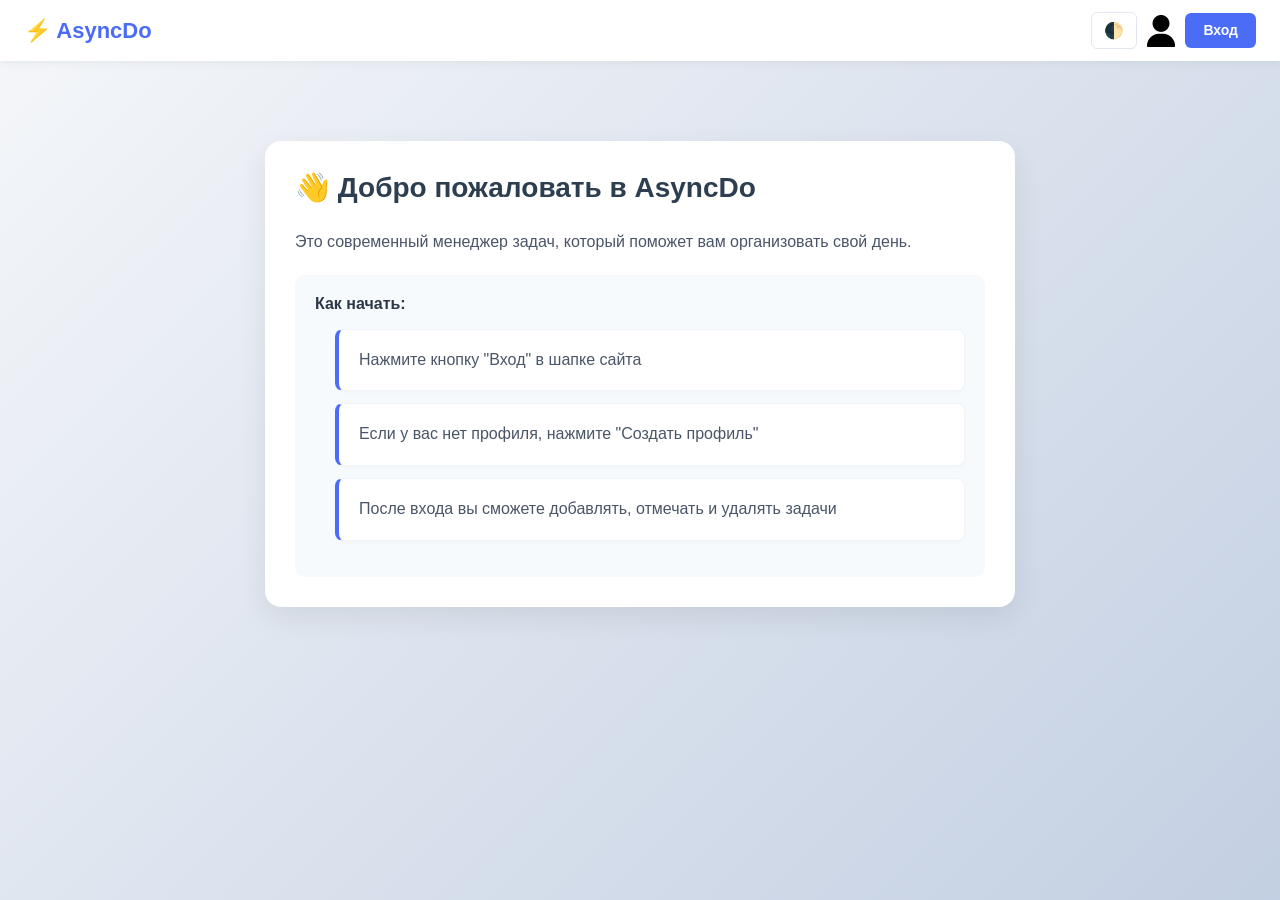
<file: frontend/html/index.html>
<!DOCTYPE html>
<html lang="ru">
<head>
    <meta charset="UTF-8">
    <meta name="viewport" content="width=device-width, initial-scale=1.0">
    <title>AsyncDo — Современный Менеджер Задач</title>
    <link rel="stylesheet" href="/frontend/css/style.css">
</head>
<body>
     <header class="header">
        <div class="header-left">
            <!-- Добавлен onclick и стиль курсора для логотипа -->
            <span class="logo" onclick="goHome()" style="cursor: pointer;">⚡ AsyncDo</span>
        </div>

        <div class="header-right" id="headerRegister" style="display: flex;">
            <div class="user-info">
                <button class="theme-btn" onclick="toggleTheme()">🌓</button>
                <img class="user-icon-img" src="/frontend/images/userlogo_theme_white.png" alt="userlogo" width="32">
                <button class="header-login-btn" onclick="showAuth()">Вход</button>
            </div>
        </div>

        <div class="header-right" id="headerLogining" style="display: none;">
            <div class="user-info">
                <button class="theme-btn" onclick="toggleTheme()">🌓</button>
                <img class="user-icon-img" src="/frontend/images/userlogo_theme_white.png" alt="userlogo" width="32">
                <!-- Добавлен onclick и стиль курсора для никнейма -->
                <span class="user-name" id="headerUserName" onclick="goProfile()" style="cursor: pointer; font-weight: bold;"></span>
            </div>
            <button class="logout-btn" onclick="logout()">Выйти</button>
        </div>
    </header>

    <div class="app-container">

        <div id="authScreen" class="card" style="display: none;">
            <h2>🔑 Вход в систему</h2>
            <div class="auth-fields">
                <input type="text" id="authLogin" placeholder="Введите ваш логин">
                <input type="password" id="authPassword" placeholder="Введите ваш пароль">
            </div>
            <div class="auth-buttons">
                <button class="header-login-btn" onclick="login()">Войти</button>
                <button class="add-btn auth-register-btn" onclick="register()">Создать профиль</button>
            </div>
        </div>

        <div id="welcomeScreen" class="card">
            <h2>👋 Добро пожаловать в AsyncDo</h2>
            <p class="welcome-text">
                Это современный менеджер задач, который поможет вам организовать свой день.
            </p>
            <div class="welcome-info">
                <p class="welcome-heading">Как начать:</p>
                <ol class="welcome-list">
                    <li>Нажмите кнопку "Вход" в шапке сайта</li>
                    <li>Если у вас нет профиля, нажмите "Создать профиль"</li>
                    <li>После входа вы сможете добавлять, отмечать и удалять задачи</li>
                </ol>
            </div>
        </div>

        <div id="taskScreen" style="display: none;">
            <div class="card task-card">
                <h2>⚡ AsyncDo</h2>

                <div class="input-group">
                    <input type="text" id="taskInput" placeholder="Какую задачу нужно выполнить?">
                    <button class="add-btn" onclick="addTask()">Добавить</button>
                </div>

                <div class="find-bar">
                    <input type="text" id="searchInput" placeholder="Поиск задач...">
                </div>

                <div class="controls-bar">
                    <div class="filter-group">
                        <button class="filter-btn active" id="filterAll" onclick="filter('all')">Все</button>
                        <button class="filter-btn" id="filterActive" onclick="filter('active')">Активные</button>
                        <button class="filter-btn" id="filterCompleted" onclick="filter('completed')">Выполненные</button>
                    </div>
                    <div class="actions-group">
                        <button class="filter-btn" id="sortBtn" onclick="toggleSort()">Новые</button>
                        <button class="clear-btn" onclick="clearCompleted()">Очистить выполненные</button>
                    </div>
                </div>

                <div class="task-counter" id="taskCounter"></div>
                <ul id="taskList"></ul>
            </div>
        </div>
    </div>

    <script src="/frontend/js/app.js"></script>
</body>
</html>
</file>
<file: frontend/css/style.css>
html, body {
    margin: 0;
    padding: 0;
    width: 100%;
    min-height: 100vh;
    background: linear-gradient(135deg, #f5f7fa 0%, #c3cfe2 100%);
    font-family: 'Segoe UI', Tahoma, Geneva, Verdana, sans-serif;
}

.app-container {
    max-width: 750px;
    margin: 0 auto;
    padding: 60px 20px;
}

.card {
    background: white;
    padding: 30px;
    border-radius: 16px;
    box-shadow: 0 10px 30px rgba(0,0,0,0.08);
}

h2 {
    color: #2c3e50;
    margin-top: 0;
    margin-bottom: 25px;
    font-size: 28px;
    font-weight: 700;
}

.input-group {
    display: flex;
    margin-bottom: 25px;
    box-shadow: 0 4px 12px rgba(0,0,0,0.05);
    border: 1px solid #e2e8f0;
    border-radius: 8px;
    overflow: hidden;
}

input {
    flex: 1;
    padding: 14px 20px;
    border: none;
    font-size: 16px;
    outline: none;
}

.add-btn {
    padding: 14px 24px;
    border: none;
    background: #4a6cf7;
    color: white;
    font-size: 16px;
    font-weight: 600;
    cursor: pointer;
    transition: background 0.2s ease;
}
.add-btn:hover { background: #3855d6; }

ul { list-style: none; padding: 0; margin: 0; }

li {
    background: #ffffff;
    padding: 16px 20px;
    margin-bottom: 12px;
    border-radius: 8px;
    box-shadow: 0 2px 4px rgba(0,0,0,0.02);
    display: flex;
    justify-content: space-between;
    align-items: center;
    transition: all 0.3s ease;
    border-left: 4px solid #4a6cf7;
    border-top: 1px solid #f0f4f8;
    border-right: 1px solid #f0f4f8;
    border-bottom: 1px solid #f0f4f8;
}
li:hover {
    transform: translateY(-2px);
    box-shadow: 0 6px 12px rgba(0,0,0,0.05);
}

.task-text {
    font-size: 16px;
    color: #2d3748;
    flex: 1;
    margin-right: 15px;
}

.actions {
    display: flex;
    gap: 8px;
}

.actions button {
    padding: 8px 14px;
    border: none;
    outline: none;
    border-radius: 6px;
    font-size: 14px;
    font-weight: 600;
    cursor: pointer;
    transition: all 0.2s ease;
    box-shadow: none;
}

.conf-btn {
    background: #e6fffa;
    color: #319795;
}
.conf-btn:hover {
    background: #319795;
    color: white;
}

.conf-btn2 {
    background: #e4ffe8;
    color: #44dc74;
}
.conf-btn2:hover {
    background: #2a7e39;
    color: white;
}

.edit-btn {
    background: #e5f4ff;
    color: #217fd2;
}
.edit-btn:hover {
    background: #1661d8;
    color: white;
}

.delete-btn {
    background: #fff5f5;
    color: #e53e3e;
}
.delete-btn:hover {
    background: #e53e3e;
    color: white;
}

li.completed {
    border-left-color: #a0aec0;
    background: #f7fafc;
}
li.completed .task-text {
    text-decoration: line-through;
    color: #a0aec0;
}

.header {
    background: white;
    padding: 12px 24px;
    display: flex;
    justify-content: space-between;
    align-items: center;
    box-shadow: 0 2px 8px rgba(0,0,0,0.06);
    margin-bottom: 20px;
}

.logo {
    font-size: 22px;
    font-weight: 700;
    color: #4a6cf7;
}

.header-right {
    display: flex;
    align-items: center;
    gap: 16px;
}

.user-info {
    display: flex;
    align-items: center;
    gap: 8px;
}

.user-icon-img {
    width: 32px;
    height: 32px;
}

.auth-register-btn {
    padding: 8px 16px;
    font-size: 13px;
    border-radius: 6px;
}

.user-name {
    font-size: 15px;
    color: #2d3748;
    font-weight: 500;
}

.logout-btn {
    padding: 8px 18px;
    border: 1px solid #e2e8f0;
    background: white;
    border-radius: 6px;
    font-size: 14px;
    cursor: pointer;
    color: #4a5568;
    transition: all 0.2s ease;
}
.logout-btn:hover {
    background: #fff5f5;
    border-color: #e53e3e;
    color: #e53e3e;
}

.theme-btn {
    padding: 8px 12px;
    border: 1px solid #e2e8f0;
    background: white;
    border-radius: 6px;
    font-size: 16px;
    cursor: pointer;
    transition: all 0.2s ease;
}
.theme-btn:hover {
    background: #f0f4f8;
}

.header-login-btn {
    border-radius: 6px;
    padding: 8px 18px;
    font-size: 14px;
    border: none;
    background: #4a6cf7;
    color: white;
    font-weight: 600;
    cursor: pointer;
    transition: background 0.2s ease;
    line-height: 1.4;
    height: auto;
}
.header-login-btn:hover {
    background: #3855d6;
}

.auth-register-btn {
    padding: 6px 14px;
    font-size: 12px;
    border-radius: 6px;
    border: 1px solid #4a6cf7;
    background: white;
    color: #4a6cf7;
    font-weight: 500;
    cursor: pointer;
    transition: all 0.2s ease;
}
.auth-register-btn:hover {
    background: #4a6cf7;
    color: white;
}

.filter-bar {
    display: flex;
    gap: 8px;
    margin-bottom: 16px;
}

.filter-btn {
    padding: 8px 16px;
    border: 1px solid #e2e8f0;
    background: white;
    border-radius: 6px;
    font-size: 13px;
    font-weight: 500;
    cursor: pointer;
    color: #4a5568;
    transition: all 0.2s ease;
}
.filter-btn.active {
    background: #4a6cf7;
    color: white;
    border-color: #4a6cf7;
}

.find-bar {
    margin-bottom: 12px;
}

#searchInput {
    width: 100%;
    padding: 10px 14px;
    border: 1px solid #e2e8f0;
    border-radius: 8px;
    font-size: 14px;
    outline: none;
    box-sizing: border-box;
}
#searchInput:focus {
    border-color: #4a6cf7;
}

.task-counter {
    font-size: 14px;
    color: #4a5568;
    margin-bottom: 12px;
}

.controls-bar {
    display: flex;
    justify-content: space-between;
    align-items: center;
    margin-bottom: 16px;
    flex-wrap: wrap;
    gap: 8px;
}

.filter-group {
    display: flex;
    gap: 8px;
}

.actions-group {
    display: flex;
    gap: 8px;
}

.clear-btn {
    padding: 8px 16px;
    border: 1px solid #e53e3e;
    background: white;
    border-radius: 6px;
    font-size: 13px;
    font-weight: 500;
    cursor: pointer;
    color: #e53e3e;
    transition: all 0.2s ease;
}
.clear-btn:hover {
    background: #e53e3e;
    color: white;
}

.welcome-text {
    color: #4a5568;
    font-size: 16px;
    line-height: 1.6;
}

.welcome-info {
    background: #f7fafc;
    padding: 20px;
    border-radius: 10px;
    margin-top: 20px;
}

.welcome-heading {
    color: #2d3748;
    font-weight: 600;
    margin-top: 0;
}

.welcome-list {
    color: #4a5568;
    padding-left: 20px;
    line-height: 1.8;
}

.auth-fields {
    display: flex;
    flex-direction: column;
    gap: 12px;
    margin-bottom: 20px;
}

.auth-buttons {
    justify-content: flex-start;
}

.auth-register-btn {
    border-radius: 6px;
}

.task-card {
    margin-top: 20px;
}

/* Анимации */
@keyframes slideIn {
    from {
        opacity: 0;
        transform: translateY(-10px);
    }
    to {
        opacity: 1;
        transform: translateY(0);
    }
}

@keyframes slideOut {
    to {
        opacity: 0;
        transform: translateX(20px);
    }
}

li {
    animation: slideIn 0.3s ease;
    transition: all 0.3s ease;
}

li.removing {
    animation: slideOut 0.2s ease forwards;
}

mark {
    background: #fefcbf;
    color: inherit;
    padding: 0 2px;
    border-radius: 2px;
}

.header-login-btn {
    border-radius: 6px;
    padding: 8px 18px;
    font-size: 14px;
    border: none;
    background: #4a6cf7;
    color: white;
    font-weight: 600;
    cursor: pointer;
    transition: background 0.2s ease;
}
.header-login-btn:hover {
    background: #3855d6;
}

/* Тёмная тема */
body.dark {
    background: linear-gradient(135deg, #0f172a 0%, #1e293b 100%);
}

body.dark .card,
body.dark #welcomeScreen {
    background: #1e293b;
    box-shadow: 0 10px 30px rgba(0,0,0,0.4);
}

body.dark h2 {
    color: #e2e8f0;
}

body.dark .task-text {
    color: #e2e8f0;
}

body.dark li {
    background: #334155;
    border-color: #1e293b;
}

body.dark .header {
    background: #1e293b;
}

body.dark .logo {
    color: #818cf8;
}

body.dark .user-name {
    color: #e2e8f0;
}

body.dark input {
    background: #334155;
    color: #e2e8f0;
}

body.dark input::placeholder {
    color: #94a3b8;
}

body.dark .filter-btn {
    background: #334155;
    color: #cbd5e1;
    border-color: #475569;
}

body.dark .task-counter {
    color: #94a3b8;
}

body.dark li.completed {
    background: #2d3a4f;
}

body.dark .logout-btn {
    background: #334155;
    color: #e2e8f0;
    border-color: #475569;
}

body.dark .logout-btn:hover {
    background: #991b1b;
    border-color: #dc2626;
    color: white;
}

body.dark .welcome-info {
    background: #334155;
}

body.dark .welcome-text,
body.dark .welcome-list {
    color: #e2e8f0;
}

body.dark .welcome-heading {
    color: #e2e8f0;
}

body.dark .clear-btn {
    background: #334155;
    color: #fca5a5;
    border-color: #991b1b;
}

body.dark .clear-btn:hover {
    background: #991b1b;
    color: white;
}

body.dark .theme-btn {
    background: #334155;
    border-color: #475569;
}

body.dark .theme-btn:hover {
    background: #475569;
}

body.dark mark {
    background: #854d0e;
    color: #fef08a;
}

body.dark .conf-btn {
    background: #064e3b;
    color: #6ee7b7;
}

body.dark .conf-btn:hover {
    background: #047857;
    color: white;
}

body.dark .conf-btn2 {
    background: #14532d;
    color: #86efac;
}

body.dark .conf-btn2:hover {
    background: #166534;
    color: white;
}

body.dark .edit-btn {
    background: #1e3a5f;
    color: #93c5fd;
}

body.dark .edit-btn:hover {
    background: #1e40af;
    color: white;
}

body.dark .delete-btn {
    background: #450a0a;
    color: #fca5a5;
}

body.dark .delete-btn:hover {
    background: #991b1b;
    color: white;
}

body.dark .header-login-btn {
    background: #4a6cf7;
    color: white;
}
body.dark .header-login-btn:hover {
    background: #3855d6;
}

body.dark .auth-register-btn {
    background: #334155;
    color: #93c5fd;
    border-color: #4a6cf7;
}
body.dark .auth-register-btn:hover {
    background: #4a6cf7;
    color: white;
}

body.dark .input-group {
    border-color: #475569;
    box-shadow: 0 4px 12px rgba(0,0,0,0.2);
}
</file>
